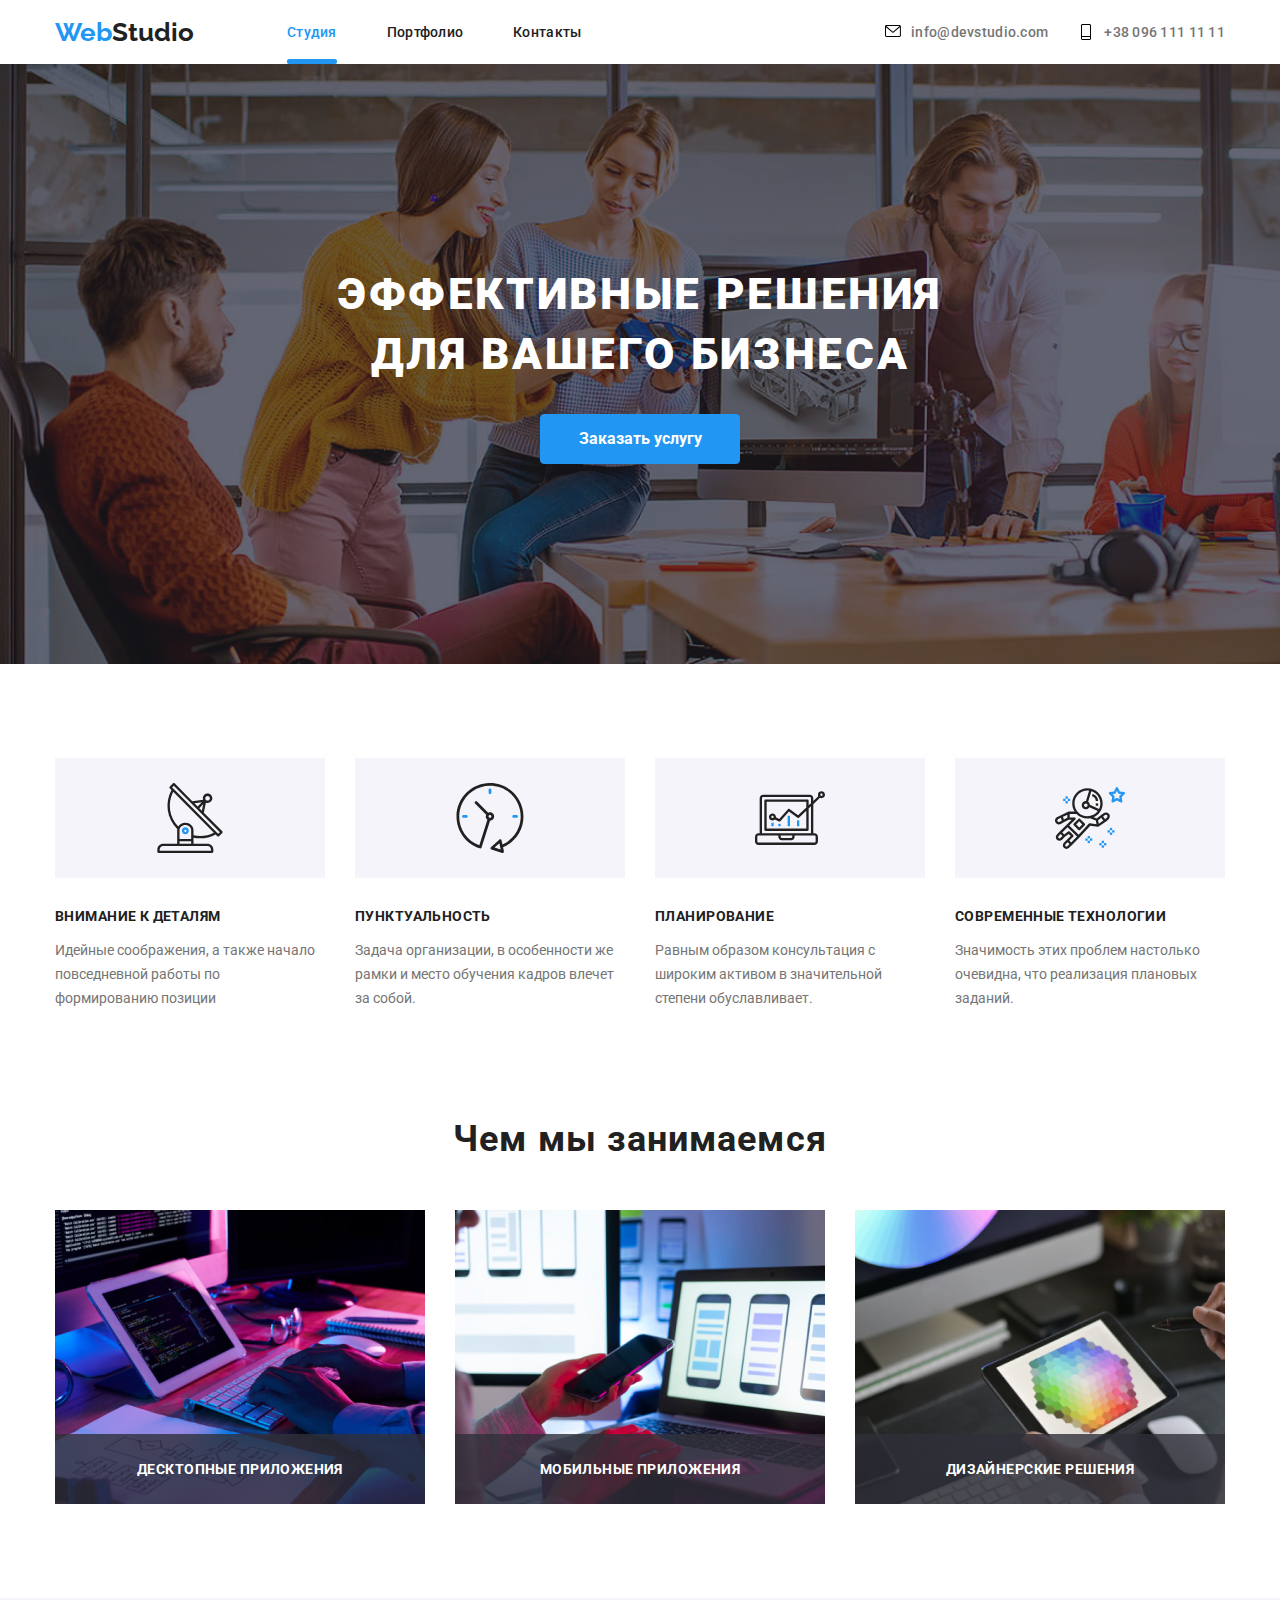
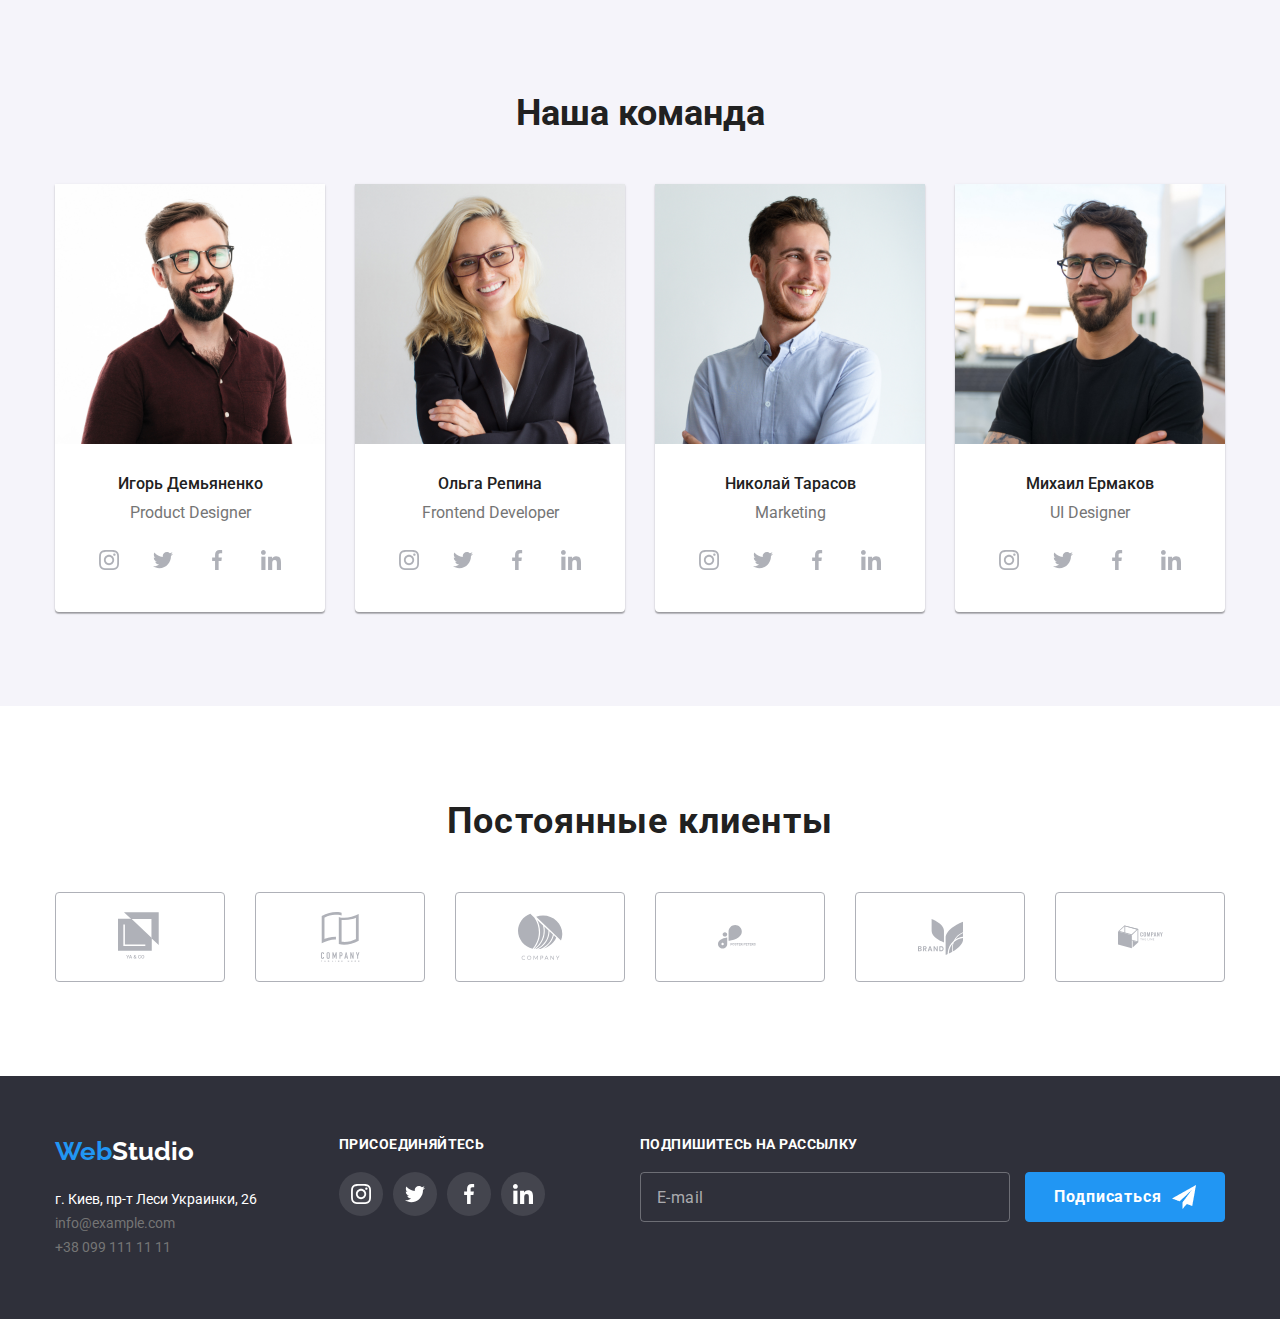
<file: index.html>
<!DOCTYPE html>
<html lang="en">

<head>
  <meta charset="UTF-8">
  <meta name="viewport" content="width=device-width, initial-scale=1.0">
  <link rel="stylesheet" href="https://cdnjs.cloudflare.com/ajax/libs/modern-normalize/1.0.0/modern-normalize.min.css">
  <link
    href="https://fonts.googleapis.com/css2?family=Raleway:wght@700;900&family=Roboto:ital,wght@0,100;0,400;0,500;0,700;0,900;1,400&display=swap"
    rel="stylesheet">
  <link rel="stylesheet" href="./css/main.css">
  <title>Web Studio</title>
</head>

<body>
  <header>
    <div class="container header-container">
      <nav class="header-navigation">
        <a href="./index.html" class="logo"><span class="logo-first">Web</span><span
            class="logo-second-black">Studio</span></a>
        <ul class="navigation">
          <li>
            <a class="current" href="./index.html">
              Студия
            </a>
          </li>
          <li>
            <a href="./portfolio.html">
              Портфолио
            </a>
          </li>
          <li>
            <a href="">
              Контакты
            </a>
          </li>
        </ul>
      </nav>
      <ul class="contact">
        <li>
          <a href="mailto:info@example.com" class="contact-text">
            <svg class="envelope">
              <use href="./img/sprite.svg#icon-envelope"></use>
            </svg>info@devstudio.com
          </a>
        </li>
        <li>
          <a href="tel:+380991111111" class="contact-text contact-text-vector">
            <svg class="vector">
              <use href="./img/sprite.svg#icon-vector"></use>
            </svg>+38 096 111 11 11</a>
        </li>
      </ul>
    </div>
  </header>
  <main>
    <section class="main-head">
      <h1>Эффективные решения<br />для вашего бизнеса</h1>
      <button class="button" type="button" data-modal-open>Заказать услугу</button>
    </section>
    <section class="advantages">
      <!-- <h2>Наши преимущества</h2> -->
      <!-- логический заголовок которого нет в верстке, добавлен для индексатора и будет скрыт при стилизации
    //-->
      <div class="container">
        <ul>
          <li class="advantages-items">
            <h3>
              Внимание к деталям
            </h3>
            <p>
              Идейные соображения, а также начало повседневной работы по формированию позиции
            </p>
          </li>
          <li class="advantages-items">
            <h3>
              Пунктуальность
            </h3>
            <p>
              Задача организации, в особенности же рамки и место обучения кадров влечет за собой.
            </p>
          </li>
          <li class="advantages-items">
            <h3>
              Планирование
            </h3>
            <p>
              Равным образом консультация с широким активом в значительной степени обуславливает.
            </p>
          </li>
          <li class="advantages-items">
            <h3>
              Современные технологии
            </h3>
            <p>
              Значимость этих проблем настолько очевидна, что реализация плановых заданий.
            </p>
          </li>
        </ul>
      </div>
    </section>
    <section class="work-types">
      <div class="container">
        <h2>Чем мы занимаемся</h2>
        <ul class="work-types-list">
          <li class="work-types-items">
            <a href=""><img src="./img/img.png" alt="Картинка" width="370"></a>
            <div class="description">
              <p>
                Десктопные приложения
              </p>
            </div>
          </li>
          <li class="work-types-items">
            <a href=""><img src="./img/img2.png" alt="Картинка" width="370"></a>
            <div class="description">
              <p>
                Мобильные приложения
              </p>
            </div>
          </li>
          <li class="work-types-items">
            <a href=""><img src="./img/img3.png" alt="Картинка" width="370"></a>
            <div class="description">
              <p>
                Дизайнерские решения
              </p>
            </div>
          </li>
        </ul>
      </div>
    </section>
    <section class="team">
      <div class="container">
        <h2>Наша команда</h2>
        <ul class="team-list">
          <li class="team-list-item">
            <img src="./img/photo/IgorDem.jpg" alt="Фото работника" width="270">
            <h3>Игорь Демьяненко</h3>
            <p>Product Designer</p>
            <div class="team-bottom-container">
              <div class="icon-container">
                <svg class="team-bottom-icon">
                  <use href="./img/sprite.svg#icon-instagram"></use>
                </svg>
              </div>
              <div class="icon-container">
                <svg class="team-bottom-icon">
                  <use href="./img/sprite.svg#icon-twitter"></use>
                </svg>
              </div>
              <div class="icon-container">
                <svg class="team-bottom-icon">
                  <use href="./img/sprite.svg#icon-facebook"></use>
                </svg>
              </div>
              <div class="icon-container">
                <svg class="team-bottom-icon">
                  <use href="./img/sprite.svg#icon-linkedin"></use>
                </svg>
              </div>
            </div>
          </li>
          <li class="team-list-item">
            <img src="./img/photo/OlgaRep.jpg" alt="Фото работника" width="270">
            <h3>Ольга Репина</h3>
            <p>Frontend Developer</p>
            <div class="team-bottom-container">
              <div class="icon-container">
                <svg class="team-bottom-icon">
                  <use href="./img/sprite.svg#icon-instagram"></use>
                </svg>
              </div>
              <div class="icon-container">
                <svg class="team-bottom-icon">
                  <use href="./img/sprite.svg#icon-twitter"></use>
                </svg>
              </div>
              <div class="icon-container">
                <svg class="team-bottom-icon">
                  <use href="./img/sprite.svg#icon-facebook"></use>
                </svg>
              </div>
              <div class="icon-container">
                <svg class="team-bottom-icon">
                  <use href="./img/sprite.svg#icon-linkedin"></use>
                </svg>
              </div>
            </div>
          </li>
          <li class="team-list-item">
            <img src="./img/photo/NicolayTar.jpg" alt="Фото работника" width="270">
            <h3>Николай Тарасов</h3>
            <p>Marketing</p>
            <div class="team-bottom-container">
              <div class="icon-container">
                <svg class="team-bottom-icon">
                  <use href="./img/sprite.svg#icon-instagram"></use>
                </svg>
              </div>
              <div class="icon-container">
                <svg class="team-bottom-icon">
                  <use href="./img/sprite.svg#icon-twitter"></use>
                </svg>
              </div>
              <div class="icon-container">
                <svg class="team-bottom-icon">
                  <use href="./img/sprite.svg#icon-facebook"></use>
                </svg>
              </div>
              <div class="icon-container">
                <svg class="team-bottom-icon">
                  <use href="./img/sprite.svg#icon-linkedin"></use>
                </svg>
              </div>
            </div>
          </li>
          <li class="team-list-item">
            <img src="./img/photo/MishaErm.jpg" alt="Фото работника" width="270">
            <h3>Михаил Ермаков</h3>
            <p>UI Designer</p>
            <div class="team-bottom-container">
              <div class="icon-container">
                <svg class="team-bottom-icon">
                  <use href="./img/sprite.svg#icon-instagram"></use>
                </svg>
              </div>
              <div class="icon-container">
                <svg class="team-bottom-icon">
                  <use href="./img/sprite.svg#icon-twitter"></use>
                </svg>
              </div>
              <div class="icon-container">
                <svg class="team-bottom-icon">
                  <use href="./img/sprite.svg#icon-facebook"></use>
                </svg>
              </div>
              <div class="icon-container">
                <svg class="team-bottom-icon">
                  <use href="./img/sprite.svg#icon-linkedin"></use>
                </svg>
              </div>
            </div>
          </li>
        </ul>
      </div>
    </section>
    <section class="our_client">
      <div class="container">
        <h2>Постоянные клиенты</h2>
        <ul class="client-list">
          <li class="client">
            <svg>
              <use href="./img/sprite-logo.svg#icon-logo-one"></use>
            </svg>
          </li>
          <li class="client"><svg>
              <use href="./img/sprite-logo.svg#icon-logo-two"></use>
            </svg></li>
          <li class="client"><svg>
              <use href="./img/sprite-logo.svg#icon-logo-three"></use>
            </svg></li>
          <li class="client"><svg>
              <use href="./img/sprite-logo.svg#icon-logo-four"></use>
            </svg></li>
          <li class="client"><svg>
              <use href="./img/sprite-logo.svg#icon-logo-five"></use>
            </svg></li>
          <li class="client"><svg>
              <use href="./img/sprite-logo.svg#icon-logo-six"></use>
            </svg></li>
        </ul>
      </div>
    </section>
  </main>
  <footer class="footer">
    <div class="container">
      <div class="footer-left-side">
        <div class="footer-adress">
          <a href="" class="logo"><span class="logo-first">Web</span><span class="logo-second-white">Studio</span></a>
          <ul class="footer-contact">
            <li>
              <p>г. Киев, пр-т Леси Украинки, 26</p>
            </li>
            <li>
              <a href="mailto:info@example.com">
                info@example.com
              </a>
            </li>
            <li>
              <a href="tel:+380991111111">+38 099 111 11 11</a>
            </li>
          </ul>
        </div>
        <div class="footer-link">
          <h2>присоединяйтесь</h2>
          <ul class="footer-link-item">
            <li class="icon">
              <svg class="">
                <use href="./img/sprite.svg#icon-instagram"></use>
              </svg>
            </li>
            <li class="icon">
              <svg class="">
                <use href="./img/sprite.svg#icon-twitter"></use>
              </svg>
            </li>
            <li class="icon">
              <svg class="">
                <use href="./img/sprite.svg#icon-facebook"></use>
              </svg>
            </li>
            <li class="icon">
              <svg class="">
                <use href="./img/sprite.svg#icon-linkedin"></use>
              </svg>
            </li>
          </ul>
        </div>
      </div>

      <div class="footer-form">
        <p>Подпишитесь на рассылку</p>
        <form action="#" class="form">
          <input type="text" class="input" placeholder="E-mail" required>
          <button type="submit" class="form-button">Подписаться</button>
        </form>
      </div>
    </div>
  </footer>
  <div class="backdrop is-hidden" data-modal>
    <div class="modal">
      <div class="modal-form-wrapper">
        <p>Оставьте свои данные, мы вам перезвоним</p>
        <form action="#" class="modal-form">
          <label class="modal-input-label">
            Имя
            <span class="input-wrapper">
              <input type="text" name="client-name" class="input modal-input" required>
              <svg class="input-svg">
                <use href="./img/sprite.svg#icon-bust"></use>
              </svg>
            </span>
          </label>
          <label class="modal-input-label">
            Телефон
            <span class="input-wrapper">
              <input type="text" name="client-phone" class="input modal-input" required>
              <svg class="input-svg">
                <use href="./img/sprite.svg#icon-phone"></use>
              </svg>
            </span>
          </label>
          <label class="modal-input-label">
            Почта
            <span class="input-wrapper">
              <input type="text" name="client-mail" class="input modal-input" required>
              <svg class="input-svg">
                <use href="./img/sprite.svg#icon-mail"></use>
              </svg>
            </span>
          </label>
          <label class="modal-input-label">
            Комментарий
            <textarea name="client-message" placeholder="Введите текст"></textarea>
          </label>
          <label class="policy">
            <input value="policy" type="checkbox" class="policy-input visually-hidden">
            <b>Соглашаюсь с рассылкой и принимаю &nbsp;<a href="#">Условия договора</a></b>
          </label>
          <span class="button-wrapper">
            <button type="submit" class="button">Отправить</button>
          </span>
        </form>
      </div>
      <div class="modal-close-icon" data-modal-close>
        <svg>
          <use href="./img/sprite.svg#icon-close"></use>
        </svg>
      </div>
    </div>
  </div>
  <script src="./js/modal.js"></script>
</body>

</html>
</file>
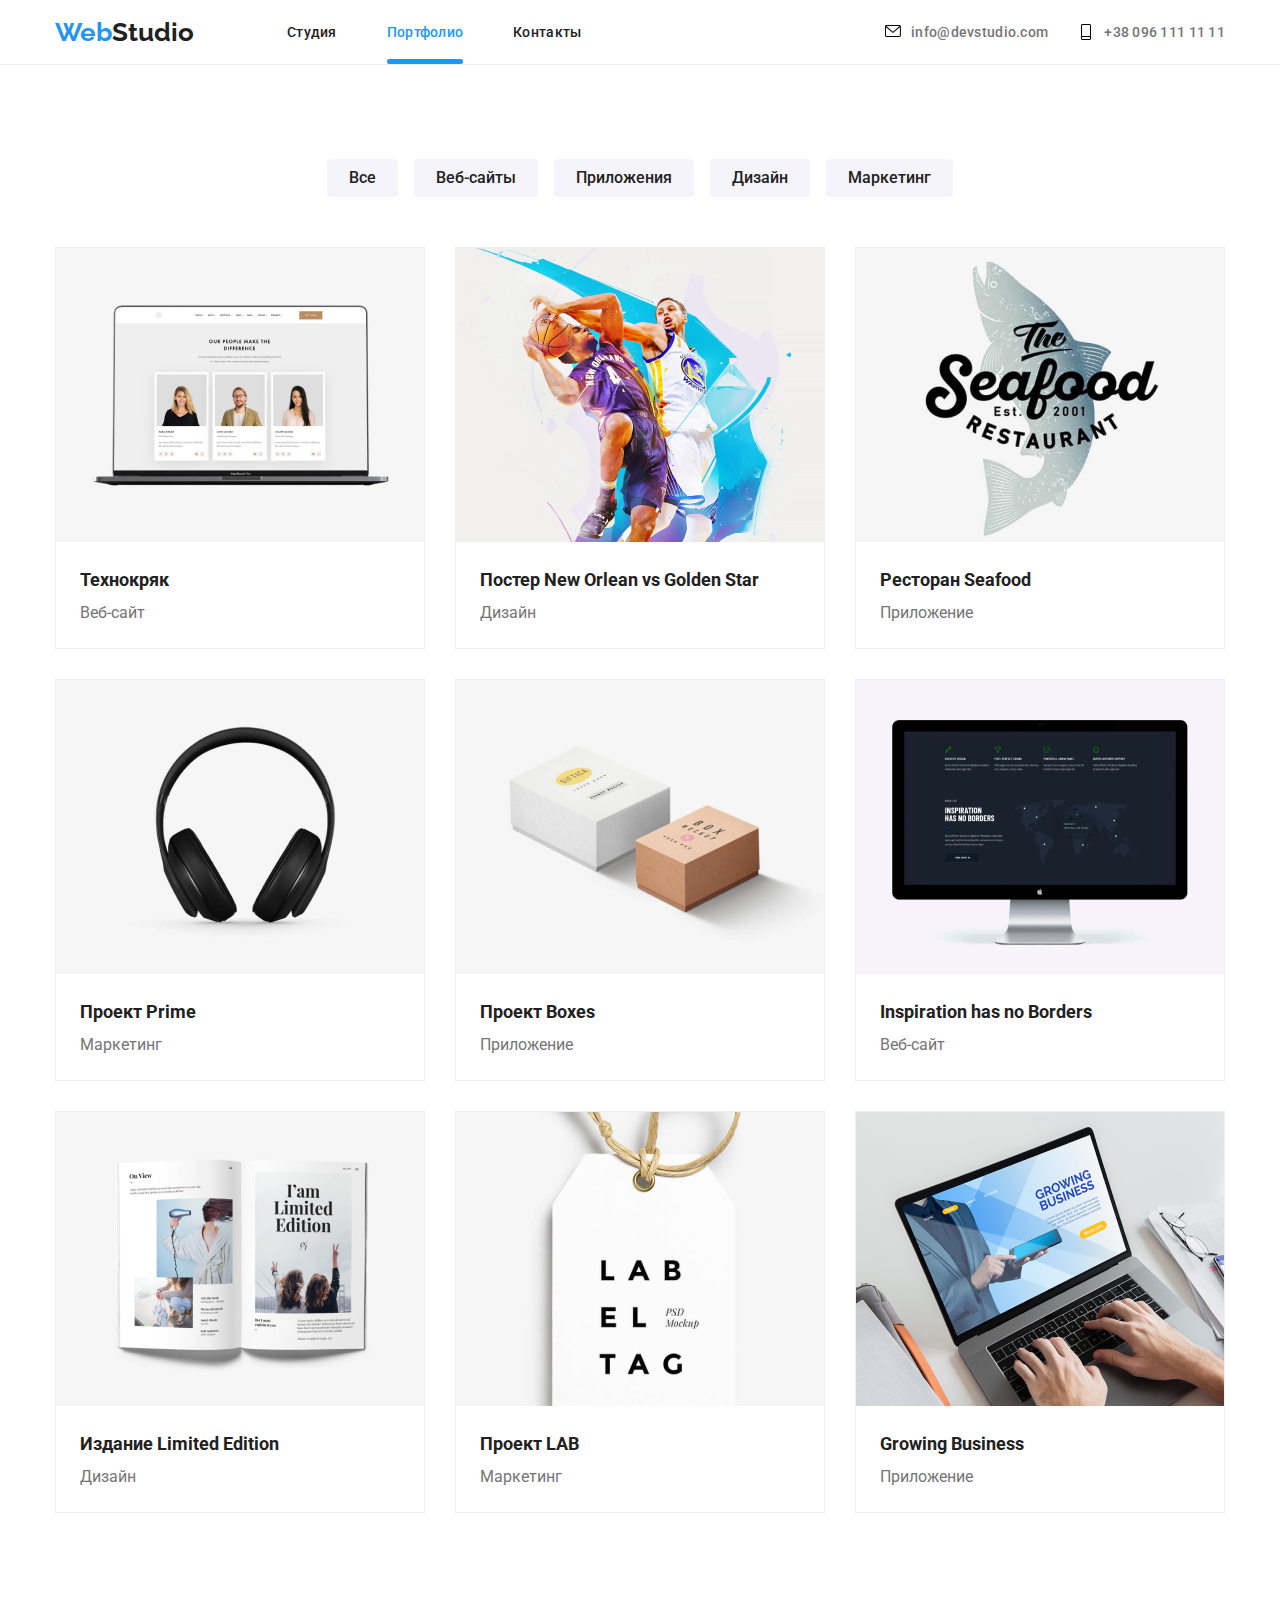
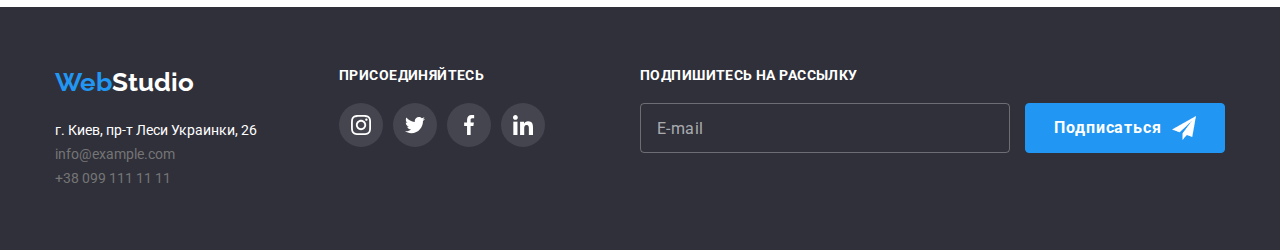
<file: portfolio.html>
<!DOCTYPE html>
<html lang="en">

<head>
  <meta charset="UTF-8">
  <meta name="viewport" content="width=device-width, initial-scale=1.0">
  <link
    href="https://fonts.googleapis.com/css2?family=Raleway:wght@700;900&family=Roboto:ital,wght@0,100;0,400;0,500;0,700;1,400&display=swap"
    rel="stylesheet">
  <link rel="stylesheet" href="./css/main.css">
  <link rel="stylesheet" href="https://cdnjs.cloudflare.com/ajax/libs/modern-normalize/1.0.0/modern-normalize.min.css">
  <title>Web Studio</title>
</head>

<body>
  <header class="portfolio-header">
    <div class="container header-container">
      <nav class="header-navigation">
        <a href="./index.html" class="logo"><span class="logo-first">Web</span><span
            class="logo-second-black">Studio</span></a>
        <ul class="navigation">
          <li>
            <a href="./index.html">
              Студия
            </a>
          </li>
          <li>
            <a class="current" href="./portfolio.html">
              Портфолио
            </a>
          </li>
          <li>
            <a href="">
              Контакты
            </a>
          </li>
        </ul>
      </nav>
      <ul class="contact">
        <li>
          <a href="mailto:info@example.com" class="contact-text">
            <svg class="envelope">
              <use href="./img/sprite.svg#icon-envelope"></use>
            </svg>info@devstudio.com
          </a>
        </li>
        <li>
          <a href="tel:+380991111111" class="contact-text contact-text-vector">
            <svg class="vector">
              <use href="./img/sprite.svg#icon-vector"></use>
            </svg>+38 096 111 11 11</a>
        </li>
      </ul>
    </div>
  </header>
  <main>
    <section class="portfolio">
      <div class="container">
        <div class="portfolio-nav">
          <button class="portf-nav-btn">Все</button>
          <button class="portf-nav-btn">Веб-сайты</button>
          <button class="portf-nav-btn">Приложения</button>
          <button class="portf-nav-btn">Дизайн</button>
          <button class="portf-nav-btn">Маркетинг</button>
        </div>
        <ul class="portfolio-item">
          <li class="item">
            <div class="item-image">
              <img src="./img/portfolio-image/img-one.png" alt="image" width="370" height="294">
              <div class="item-description">
                <p class="item-description-text">Технокряк это современная площадка распространения коронавируса.
                  Компании используют
                  эту платформу
                  для цифрового шпионажа и атак на защищённые сервера конкурентов.</p>
              </div>
            </div>
            <div class="item-text">
              <h2>Технокряк</h2>
              <p>Веб-сайт</p>
            </div>
          </li>
          <li class="item">
            <div class="item-image">
              <img src="./img/portfolio-image/img-two.png" alt="image" width="370" height="294">
              <div class="item-description">
                <p class="item-description-text">Технокряк это современная площадка распространения коронавируса.
                  Компании используют
                  эту платформу
                  для цифрового шпионажа и атак на защищённые сервера конкурентов.</p>
              </div>
            </div>
            <div class="item-text">
              <h2>Постер New Orlean vs Golden Star</h2>
              <p>Дизайн</p>
            </div>
          </li>
          <li class="item">
            <div class="item-image">
              <img src="./img/portfolio-image/img-three.png" alt="image" width="370" height="294">
              <div class="item-description">
                <p class="item-description-text">Технокряк это современная площадка распространения коронавируса.
                  Компании используют
                  эту платформу
                  для цифрового шпионажа и атак на защищённые сервера конкурентов.</p>
              </div>
            </div>
            <div class="item-text">
              <h2>Ресторан Seafood</h2>
              <p>Приложение</p>
            </div>
          </li>
          <li class="item">
            <div class="item-image">
              <img src="./img/portfolio-image/img-four.png" alt="image" width="370" height="294">
              <div class="item-description">
                <p class="item-description-text">Технокряк это современная площадка распространения коронавируса.
                  Компании используют
                  эту платформу
                  для цифрового шпионажа и атак на защищённые сервера конкурентов.</p>
              </div>
            </div>
            <div class="item-text">
              <h2>Проект Prime</h2>
              <p>Маркетинг</p>
            </div>
          </li>
          <li class="item">
            <div class="item-image">
              <img src="./img/portfolio-image/img-five.png" alt="image" width="370" height="294">
              <div class="item-description">
                <p class="item-description-text">Технокряк это современная площадка распространения коронавируса.
                  Компании используют
                  эту платформу
                  для цифрового шпионажа и атак на защищённые сервера конкурентов.</p>
              </div>
            </div>
            <div class="item-text">
              <h2>Проект Boxes</h2>
              <p>Приложение</p>
            </div>
          </li>
          <li class="item">
            <div class="item-image">
              <img src="./img/portfolio-image/img-six.png" alt="image" width="370" height="294">
              <div class="item-description">
                <p class="item-description-text">Технокряк это современная площадка распространения коронавируса.
                  Компании используют
                  эту платформу
                  для цифрового шпионажа и атак на защищённые сервера конкурентов.</p>
              </div>
            </div>
            <div class="item-text">
              <h2>Inspiration has no Borders</h2>
              <p>Веб-сайт</p>
            </div>
          </li>
          <li class="item">
            <div class="item-image">
              <img src="./img/portfolio-image/img-seven.png" alt="image" width="370" height="294">
              <div class="item-description">
                <p class="item-description-text">Технокряк это современная площадка распространения коронавируса.
                  Компании используют
                  эту платформу
                  для цифрового шпионажа и атак на защищённые сервера конкурентов.</p>
              </div>
            </div>
            <div class="item-text">
              <h2>Издание Limited Edition</h2>
              <p>Дизайн</p>
            </div>
          </li>
          <li class="item">
            <div class="item-image">
              <img src="./img/portfolio-image/img-eight.png" alt="image" width="370" height="294">
              <div class="item-description">
                <p class="item-description-text">Технокряк это современная площадка распространения коронавируса.
                  Компании используют
                  эту платформу
                  для цифрового шпионажа и атак на защищённые сервера конкурентов.</p>
              </div>
            </div>
            <div class="item-text">
              <h2>Проект LAB</h2>
              <p>Маркетинг</p>
            </div>
          </li>
          <li class="item">
            <div class="item-image">
              <img src="./img/portfolio-image/img-nine.png" alt="image" width="370" height="294">
              <div class="item-description">
                <p class="item-description-text">Технокряк это современная площадка распространения коронавируса.
                  Компании используют
                  эту платформу
                  для цифрового шпионажа и атак на защищённые сервера конкурентов.</p>
              </div>
            </div>
            <div class="item-text">
              <h2>Growing Business</h2>
              <p>Приложение</p>
            </div>
          </li>
        </ul>
      </div>
    </section>
  </main>
  <footer class="footer">
    <div class="container">
      <div class="footer-left-side">
        <div class="footer-adress">
          <a href="" class="logo"><span class="logo-first">Web</span><span class="logo-second-white">Studio</span></a>
          <ul class="footer-contact">
            <li>
              <p>г. Киев, пр-т Леси Украинки, 26</p>
            </li>
            <li>
              <a href="mailto:info@example.com">
                info@example.com
              </a>
            </li>
            <li>
              <a href="tel:+380991111111">+38 099 111 11 11</a>
            </li>
          </ul>
        </div>
        <div class="footer-link">
          <h2>присоединяйтесь</h2>
          <ul class="footer-link-item">
            <li class="icon">
              <svg class="">
                <use href="./img/sprite.svg#icon-instagram"></use>
              </svg>
            </li>
            <li class="icon">
              <svg class="">
                <use href="./img/sprite.svg#icon-twitter"></use>
              </svg>
            </li>
            <li class="icon">
              <svg class="">
                <use href="./img/sprite.svg#icon-facebook"></use>
              </svg>
            </li>
            <li class="icon">
              <svg class="">
                <use href="./img/sprite.svg#icon-linkedin"></use>
              </svg>
            </li>
          </ul>
        </div>
      </div>

      <div class="footer-form">
        <p>Подпишитесь на рассылку</p>
        <form action="#" class="form">
          <input type="text" class="input" placeholder="E-mail" required>
          <button type="submit" class="form-button">Подписаться</button>
        </form>
      </div>
    </div>
  </footer>
</body>

</html>
</file>
<file: css/main.css>
:root {
  --primary-text-color: #212121;
  --secondary-text-color: #757575;
  --optional-text-color: #2196F3;
  --white-text-color: #ffffff;
  --background-color: #2F303A;
  --secondary-background-color: #F5F4FA;
}
* {
  box-sizing: border-box;
}
body {
  font-family: Roboto, sans-serif;
}
ul {
  list-style-type: none;
}
img {
  display: block;
}
.container {
  width: 1200px;
  padding: 0px 15px;
  margin: 0 auto;
}
header {
  background-color: #ffffff;
  padding: 0px;
  margin: 0;
  box-sizing: border-box;
}
.portfolio-header {
  background-color: #ffffff;
  padding: 0px;
  margin: 0;
  box-sizing: border-box;
  border-bottom: 1px solid #ECECEC;;
}
.header-container {
  display: flex;
  justify-content: space-between;
}
.header-navigation {
  display: flex;
  align-items: center;
}
.navigation {
  display: flex;
  margin: 0;
}
.logo {
  text-decoration: none;
  font-family: Raleway;
  font-style: normal;
  font-weight: bold;
  font-size: 26px;
  line-height: 31px;
}
.logo-first {
  color: var(--optional-text-color);
}
.logo-second-black {
  color: var(--primary-text-color);
}
.logo-second-white{
  color: var(--white-text-color);
}
.navigation {
  padding-left: 93px;
}
.navigation a {
  text-decoration: none;
  font-family: Roboto;
  font-style: normal;
  font-weight: 500;
  font-size: 14px;
  line-height: 16px;
  letter-spacing: 0.02em;
  display: flex;
  align-items: center;
  height: 100%;
}
.navigation a:not(.current) {
  color: #212121;
}
.current {
  color: var(--optional-text-color);
}
.navigation li:not(:last-child) {
  margin-right: 50px;
}
.navigation li {
  height: 64px;
  display: flex;
  flex-direction: column;
  justify-content: center;
  position: relative;
}
.current::after {
  content: "";
  display: block;
  width: 100%;
  height: 5px;
  background-color: var(--optional-text-color);
  border-radius: 2px;
  position: absolute;
  bottom: 0;
  left: 0;
  }
.contact {
  color: var(--secondary-text-color);
  list-style-type: none;
  font-family: Roboto;
  font-style: normal;
  font-weight: 500;
  font-size: 14px;
  line-height: 16px;
  letter-spacing: 0.02em;
  display: flex;
  align-items: center;
  justify-content: space-around;
  margin: 0;
  padding: 0;
}
.contact li:first-child {
  margin-right: 30px;
}
.contact .envelope {
  width: 16px;
  height: 12px;
  margin-right: 10px;
  transition: fill 250ms  cubic-bezier(0.4, 0, 0.2, 1);
}
.contact .vector {
  width: 16px;
  height: 18px;
  margin-right: 10px;
  transition: fill 250ms  cubic-bezier(0.4, 0, 0.2, 1);
}
.contact-text  {
  color: var(--secondary-text-color);
  text-decoration: none;
  display: flex;
  align-items: baseline;
  transition: color 250ms  cubic-bezier(0.4, 0, 0.2, 1);
}
.contact-text-vector {
  align-items: center;
}
.contact-text:hover svg,
.contact-text:focus svg,
.contact-text:focus,
.contact-text:hover {
color: var(--optional-text-color);
fill: var(--optional-text-color);
}
.main-head {
background-color:var(--background-color);
color: var(--white-text-color);
text-transform: uppercase;
font-family: Roboto;
font-style: normal;
font-weight: 900;
font-size: 44px;
line-height: 60px;
display: flex;
flex-direction: column;
align-items: center;
padding: 200px 0px;
background-image:linear-gradient(
  to right,
  rgba(47, 48, 58, 0.4),
  rgba(47, 48, 58, 0.4)
  ),
  url(../img/background-hero.jpg);
  background-repeat: no-repeat;
  background-size: cover;
}
.main-head h1 {
  margin: 0px 0px 30px 0px;
  text-align: center;
  font-family: Roboto;
  font-style: normal;
  font-weight: 900;
  font-size: 44px;
  letter-spacing: 0.06em;
}
.button {
  color: var(--white-text-color);
  background-color: var(--optional-text-color);
  border: 1px solid var(--optional-text-color);
  border-radius: 4px;
  width: 200px;
  height: 50px;
  font-family: Roboto;
  font-style: normal;
  font-weight: bold;
  font-size: 16px;
  line-height: 30px;
  margin: 0;
  padding: 0;
  cursor: pointer;
  transition: all 250ms cubic-bezier(0.4, 0, 0.2, 1);
  outline:none;
}
.button:hover,
.button:focus {
  border: 1px solid #074f8a;
  font-size: 18px;
  outline: none;
}
.button:active {
  border: 1px solid #074f8a;
  outline: none;
}
.advantages {
  color: var(--secondary-text-color);
  font-family: Roboto;
  font-weight: normal;
  font-size: 14px;
  line-height: 24px;
  font-style: normal;
  display: flex;
  justify-content: center;
  padding: 94px 0px;
}
.advantages ul {
  display: flex;
  justify-content: space-between;
  padding: 0;
  margin: 0;
}
.advantages-items {
  width: 270px;
}
.advantages-items:first-child::before {
  content:"";
  display: block;
  width: 270px;
  height: 120px;
  background-color: #F5F4FA;
  background-image: url(../img/svg/antenna.svg);
  background-repeat: no-repeat;
  background-position: center;
  margin-bottom: 30px;
}
.advantages-items:nth-child(2)::before {
  content:"";
  display: block;
  width: 270px;
  height: 120px;
  background-color: #F5F4FA;
  background-image: url(../img/svg/clock.svg);
  background-repeat: no-repeat;
  background-position: center;
  margin-bottom: 30px;
}
.advantages-items:nth-child(3)::before {
  content:"";
  display: block;
  width: 270px;
  height: 120px;
  background-color: #F5F4FA;
  background-image: url(../img/svg/diagram.svg);
  background-repeat: no-repeat;
  background-position: center;
  margin-bottom: 30px;
}
.advantages-items:nth-child(4)::before {
  content:"";
  display: block;
  width: 270px;
  height: 120px;
  background-color: #F5F4FA;
  background-image: url(../img/svg/astronaut.svg);
  background-repeat: no-repeat;
  background-position: center;
  margin-bottom: 30px;
}
.advantages h3 {
color: var(--primary-text-color);
font-family: Roboto;
font-style: normal;
font-weight: bold;
font-size: 14px;
line-height: 16px;
letter-spacing: 0.03em;
text-transform: uppercase;
margin-top: 0;
}
.work-types {
  color: var(--primary-text-color);
  font-family: Roboto;
  font-weight: bold;
  font-size: 36px;
  line-height: 42px;
  font-style: normal;
  display: flex;
  flex-direction: column;
  align-items: center;
  padding-bottom: 94px;
}
.work-types h2 {
  margin: 0px 0px 50px 0px;
  font-family: Roboto;
  font-style: normal;
  font-weight: bold;
  font-size: 36px;
  line-height: 42px;
  letter-spacing: 0.03em;
  color: var(--primary-text-color);
  text-align: center;
}
.work-types-list {
  display: flex;
  margin: 0;
  padding: 0;
  justify-content: space-between;
}
.description {
  width: 100%;
  min-height: 70px;
  background: rgba(47, 48, 58, 0.8);
  position: absolute;
  bottom: 0;
  left: 0;
  display: flex;
  flex-direction: column;
  justify-content: center;
  cursor: pointer;
}
.description p {
  font-family: Roboto;
  font-style: normal;
  font-weight: bold;
  font-size: 14px;
  line-height: 16px;
  text-align: center;
  letter-spacing: 0.03em;
  text-transform: uppercase;
  color: #FFFFFF;
  margin: 0;
}
.work-types-items {
  margin: 0;
  position: relative;
}
.team {
  color: var(--primary-text-color);
  background-color:var(--secondary-background-color);
  padding: 94px 0px;
}
.team-list {
  display: flex;
  margin: 0;
  padding: 0;
  justify-content: space-between;
}
.team-bottom-container {
  display: flex;
  padding: 16px 32px 30px 32px;
  justify-content: space-between;
}
.icon-container{
  width: 44px;
  height: 44px;
  background-color: #fff;
  border-radius: 50%;
  display: flex;
  align-items: center;
  justify-content: center;
  transition: background-color 250ms  cubic-bezier(0.4, 0, 0.2, 1);
}
.icon-container:hover,
.icon-container:hover .team-bottom-icon {
  background-color: var(--optional-text-color);
  fill: #fff;
  cursor: pointer;
}
.team-bottom-icon {
  transition: all 250ms  cubic-bezier(0.4, 0, 0.2, 1);
}
.team-list-item svg {
  width: 20px;
  height: 20px;
  display: block;
  fill: #AFB1B8;
  background-color: #fff;
}
.team-list-item svg:hover {
  width: 20px;
  height: 20px;
  display: block;
  fill: #fff;
  background-color: var(--optional-text-color);
}
.team-list li {
  background-color: #ffffff;
  box-shadow: 0px 1px 3px rgba(0, 0, 0, 0.12), 0px 1px 1px rgba(0, 0, 0, 0.14), 0px 2px 1px rgba(0, 0, 0, 0.2);
  border-radius: 0px 0px 4px 4px;
  text-align: center;
}
.team h2 {
  font-family: Roboto;
  font-style: normal;
  font-weight: bold;
  font-size: 36px;
  line-height: 42px;
  margin-bottom: 50px;
  margin-top: 0;
  text-align: center;
}
.team h3 {
  font-family: Roboto;
  font-style: normal;
  font-weight: 500;
  font-size: 16px;
  line-height: 19px;
  margin: 30px 0px 10px 0px;
}
.team p {
  color: var(--secondary-text-color);
  font-family: Roboto;
  font-weight: normal;
  font-size: 16px;
  line-height: 19px;
  font-style: normal;
  margin: 0;
}
.our_client {
  padding: 94px 0;
}
.our_client h2 {
  text-align: center;
  margin: 0;
  margin-bottom: 50px;
  font-family: Roboto;
  font-style: normal;
  font-weight: bold;
  font-size: 36px;
  line-height: 42px;
  letter-spacing: 0.03em;
  color: var(--primary-text-color);
}
.client-list {
  display: flex;
  margin: 0;
  padding: 0;
  justify-content: space-between;
}
.client {
  width: 170px;
  height: 90px;
  border: 1px solid #AFB1B8;
  border-radius: 4px;
  display: flex;
  justify-content: center;
  align-items: center;
  transition: border-color 250ms  cubic-bezier(0.4, 0, 0.2, 1);
}
.client svg {
  width: 45px;
  height: 50px;
  fill: #AFB1B8;
  transition: fill 250ms  cubic-bezier(0.4, 0, 0.2, 1);
}
.client:hover,
.client:hover svg,
.client:focus,
.client:focus svg {
  fill: var(--optional-text-color);
  border-color: var(--optional-text-color);
  cursor: pointer;
}
.portfolio {
  padding: 94px 0px 94px 0px;
}
.portfolio-nav {
  display: flex;
  justify-content: center;
  margin: 0px 0px 50px 0px;
  padding: 0px; 
}
.portfolio-nav li{
  margin: 0px 8px;
  padding: 6px 22px;
  background: #F5F4FA;
  border-radius: 4px;
}
.portf-nav-btn {
  color: var(--primary-text-color);
  background-color: var(--secondary-background-color);
  border: none;
  border-radius: 4px;
  text-decoration: none;
  font-family: Roboto;
  font-style: normal;
  font-weight: 500;
  font-size: 16px;
  line-height: 26px;
  padding: 6px 22px;
  margin: 0px 8px;
  transition: all 250ms cubic-bezier(0.4, 0, 0.2, 1);
}
.portf-nav-btn:hover,
.portf-nav-btn:focus
 {
  color: var(--white-text-color);
  background-color: var(--optional-text-color);
  border: none;
  border-radius: 4px;
  text-decoration: none;
  outline: none;
  box-shadow: 0px 3px 1px rgba(0, 0, 0, 0.1), 0px 1px 2px rgba(0, 0, 0, 0.08), 0px 2px 2px rgba(0, 0, 0, 0.12);
}
.portfolio-item {
  color: var(--primary-text-color);
  display: flex;
  flex-wrap: wrap;
  padding: 0;
  margin: -15px;
}
.item-text {
  padding: 20px 24px;
}
.portfolio-item h2 {
  font-family: Roboto;
  font-style: normal;
  font-weight: bold;
  font-size: 18px;
  line-height: 36px;
  margin: 0;
}
.item {
background-color: #ffffff;
border: 1px solid #EEEEEE;
margin: 15px;
width: 370px;
position: relative;
}
.item-image {
  position: relative;
  overflow: hidden;
}
.item-description {
  width: 100%;
  height: 100%;
  background: rgba(33, 150, 243, 0.9);
  display: flex;
  align-items: center;
  position: absolute;
  top: 100%;
  left: 0;
  transition: transform 250ms cubic-bezier(0.4, 0, 0.2, 1);
}
.item-description .item-description-text {
  padding: 0 24px;
  font-family: Roboto;
  font-weight: normal;
  font-size: 18px;
  line-height: 28px;
  font-style: normal;
  letter-spacing: 0.03em;
  color: #FFFFFF;
}
.item:hover {
  box-shadow: 0px 1px 1px rgba(0, 0, 0, 0.12), 0px 4px 4px rgba(0, 0, 0, 0.06), 1px 4px 6px rgba(0, 0, 0, 0.16);
  cursor: pointer;
}
.item:hover .item-description {
  transform: translateY(-100%);
}
.portfolio-item p {
  color: var(--secondary-text-color);
  font-family: Roboto;
  font-style: normal;
  font-weight: normal;
  font-size: 16px;
  line-height: 30px;
  margin: 0;
}
.portfolio-item img {
  width: 370px;
  height: 294px;
}
.footer-contact {
  margin: 20px 0px 0px 0px;
  padding: 0;
}
.footer .container {
  display: flex;
}
.footer-adress {
  display: flex;
  flex-direction: column;
  margin-right: 70px;
}
.footer-link-item {
  display: flex;
  margin: 0;
  padding: 0;
}
.footer-link h2 {
  font-family: Roboto;
  font-style: normal;
  font-weight: bold;
  font-size: 14px;
  line-height: 16px;
  letter-spacing: 0.03em;
  text-transform: uppercase;
  color: #FFFFFF;
  margin: 0;
  margin-bottom: 20px;
}
.icon {
  width: 44px;
  height: 44px;
  background-color: rgba(255, 255, 255, 0.1);
  border-radius: 50%;
  display: flex;
  justify-content: center;
  align-items: center; 
  transition: all 250ms  cubic-bezier(0.4, 0, 0.2, 1);
}
.icon:not(:last-child) {
 margin-right: 10px;
}
.icon svg {
  width: 20px;
  height: 20px;
  fill: #fff ;
}
.icon:hover {
  background-color: var(--optional-text-color);
  cursor: pointer;
}
.footer {
  color: var(--secondary-text-color);
  background-color: var(--background-color);
  font-family: Roboto;
  font-style: normal;
  font-weight: normal;
  font-size: 14px;
  line-height: 24px;
  padding: 60px 0;
}
.footer-left-side {
  width: 50%;
  display: flex;
  justify-content: space-between;
  padding-right: 95px;
}
.footer p {
  color:var(--white-text-color);
  margin: 0;
}
.footer a {
  text-decoration: none;
  color: var(--secondary-text-color);
}
.footer-form {
  width: 50%;
}
.footer-form p {
  font-family: Roboto;
  font-style: normal;
  font-weight: bold;
  font-size: 14px;
  line-height: 16px;
  letter-spacing: 0.03em;
  text-transform: uppercase;
  color: #FFFFFF;
}
.form {
  margin-top: 20px;
  display: flex;
  justify-content: space-between;
}
.form-button {
  color: var(--white-text-color);
  background-color: var(--optional-text-color);
  border: 1px solid var(--optional-text-color);
  border-radius: 4px;
  width: 200px;
  height: 50px;
  font-family: Roboto;
  font-style: normal;
  font-weight: bold;
  font-size: 16px;
  line-height: 30px;
  letter-spacing: 0.06em;
  margin: 0;
  padding: 0;
  cursor: pointer;
  display: inline-flex;
  align-items: center;
  justify-content: center;
  box-sizing: border-box;
}
.form-button:focus {
  outline: none;
  border: 1px solid #074f8a;
}
.form-button::after {
  content: "";
  display: inline-block;
  width: 24px;
  height: 24px;
  background-image: url(../img/icon-send.png);
  margin-left: 10px;
}
.input {
  width: 370px;
  height: 50px;
  background: transparent;
  border: 1px solid rgba(255, 255, 255, 0.3);
  border-radius: 4px;
  padding-left: 16px;
  color: #fff;
  font-family: Roboto;
  font-style: normal;
  font-weight: normal;
  font-size: 16px;
  line-height: 20px;
  letter-spacing: 0.03em;
  box-sizing: border-box;
}
.input:focus {
  outline: none;
}
.input:focus::placeholder {
  opacity: 0;
}
.input::placeholder {
  font-family: Roboto;
  font-style: normal;
  font-weight: normal;
  font-size: 16px;
  line-height: 20px;
  letter-spacing: 0.03em;
  color: rgba(255, 255, 255, 0.6);
}
.backdrop {
  position: fixed;
  background: rgba(0, 0, 0, 0.2);
  width: 100%;
  height: 100%;
  left: 0;
  top: 0;
  transition: all 250ms cubic-bezier(0.4, 0, 0.2, 1);
}
.modal {
  position: absolute;
  width: 530px;
  height: 580px;
  left: 50%;
  top: 50%;
  transform: translate(-50%, -50%);
  background: #FFFFFF;
  box-shadow: 0px 1px 3px rgba(0, 0, 0, 0.12), 0px 1px 1px rgba(0, 0, 0, 0.14), 0px 2px 1px rgba(0, 0, 0, 0.2);
  border-radius: 4px;
}
.modal-form {
  display: flex;
  flex-wrap: nowrap;
  flex-direction: column;
  align-items: center;
}
.modal-form-wrapper {
  padding: 40px;
}
.modal-form-wrapper p {
  font-family: Roboto;
  font-style: normal;
  font-weight: bold;
  font-size: 20px;
  line-height: 23px;
  text-align: center;
  letter-spacing: 0.03em;
  color: #212121;
  margin: 0;
  margin-bottom: 12px;
}
.modal-input {
  color: var(--primary-text-color);
  width: 100%;
  height: 40px;
  border: 1px solid rgba(33, 33, 33, 0.2);
  box-sizing: border-box;
  border-radius: 4px;
  margin-top: 4px;
  padding-left: 40px;
}
.modal-input:focus,
.modal-input:focus + .input-svg {
  border-color: var(--optional-text-color);
  fill: var(--optional-text-color);
}
.input-wrapper {
  position: relative;
  width: 100%;
}
.input-wrapper .input-svg {
  width: 12px;
  height: 12px;
  position: absolute;
  left: 15px;
  top: 53%;
  transform: translateY(-50%);
}
.modal-input-label {
  display: flex;
  flex-direction: column;
  width: 100%;
  margin-bottom: 10px;
  font-family: Roboto;
  font-size: 12px;
  line-height: 14px;
  letter-spacing: 0.01em;
  color: #757575;
}
.modal-input-label textarea {
  border: 1px solid rgba(33, 33, 33, 0.2);
  height: 120px;
  border-radius: 4px;
  resize: none;
  padding: 12px 16px;
  margin-top: 4px;
}
.modal-input-label textarea::placeholder {
  font-family: Roboto;
  font-size: 12px;
  line-height: 14px;
  letter-spacing: 0.01em;
  color: rgba(117, 117, 117, 0.5);
}
.modal-input-label textarea:focus {
  outline: none;
  border-color: var(--optional-text-color);
}
.policy {
  display: flex;
  align-items: center;
}
.policy b {
  font-family: Roboto;
  font-style: normal;
  font-weight: normal;
  font-size: 14px;
  line-height: 24px;
  letter-spacing: 0.03em;
  color: #757575;
  margin: 0;
  margin-left: 10px;
  display: flex;
  align-items: center;
  cursor: pointer;
  user-select: none;
}
.policy b::before {
  content: "";
  display: inline-block;
  width: 16px;
  height: 15px;
  margin-right: 8px;
  margin-top: -3px;
  background: #FFFFFF;
  border: 2px solid black;
  border-radius: 4px;
}
.policy-input:checked + b::before {
  background-image: url(../img/svg/chek.svg);
  background-repeat: no-repeat;
  background-size: cover;
  background-color: var(--optional-text-color);
  border: 2px solid var(--optional-text-color);
  outline: none;
}
.policy a {
  color: #2196F3;
}
.modal-form .button {
  color: var(--white-text-color);
  background-color: var(--optional-text-color);
  border: 1px solid var(--optional-text-color);
  border-radius: 4px;
  width: 200px;
  height: 50px;
  font-family: Roboto;
  font-style: normal;
  font-weight: bold;
  font-size: 16px;
  line-height: 30px;
  letter-spacing: 0.06em;
  cursor: pointer;
  outline: none;
  margin-top: 30px;
}
.modal-form .button:focus,
.modal-form .button:hover {
  box-shadow: 0px 4px 4px rgba(0, 0, 0, 0.15);
}
.modal-close-icon {
  width: 30px;
  height: 30px;
  border: 1px solid rgba(0, 0, 0, 0.1);
  border-radius: 50%;
  display: flex;
  align-items: center;
  justify-content: center;
  position: absolute;
  right: 8px;
  top: 8px;
  transition: all 250ms  cubic-bezier(0.4, 0, 0.2, 1);
}
.modal-close-icon:hover {
  fill: var(--optional-text-color);
}
.modal svg {
  width: 11px;
  height: 11px;
}
.is-hidden {
  opacity: 0;
  visibility: hidden;
  pointer-events: none;
  transform: scale(0)
}
.visually-hidden {
  position: absolute !important;
  clip: rect(1px 1px 1px 1px); /* IE6, IE7 */
  clip: rect(1px, 1px, 1px, 1px);
  padding: 0 !important;
  border: 0 !important;
  height: 1px !important;
  width: 1px !important;
  overflow: hidden;
}
</file>
